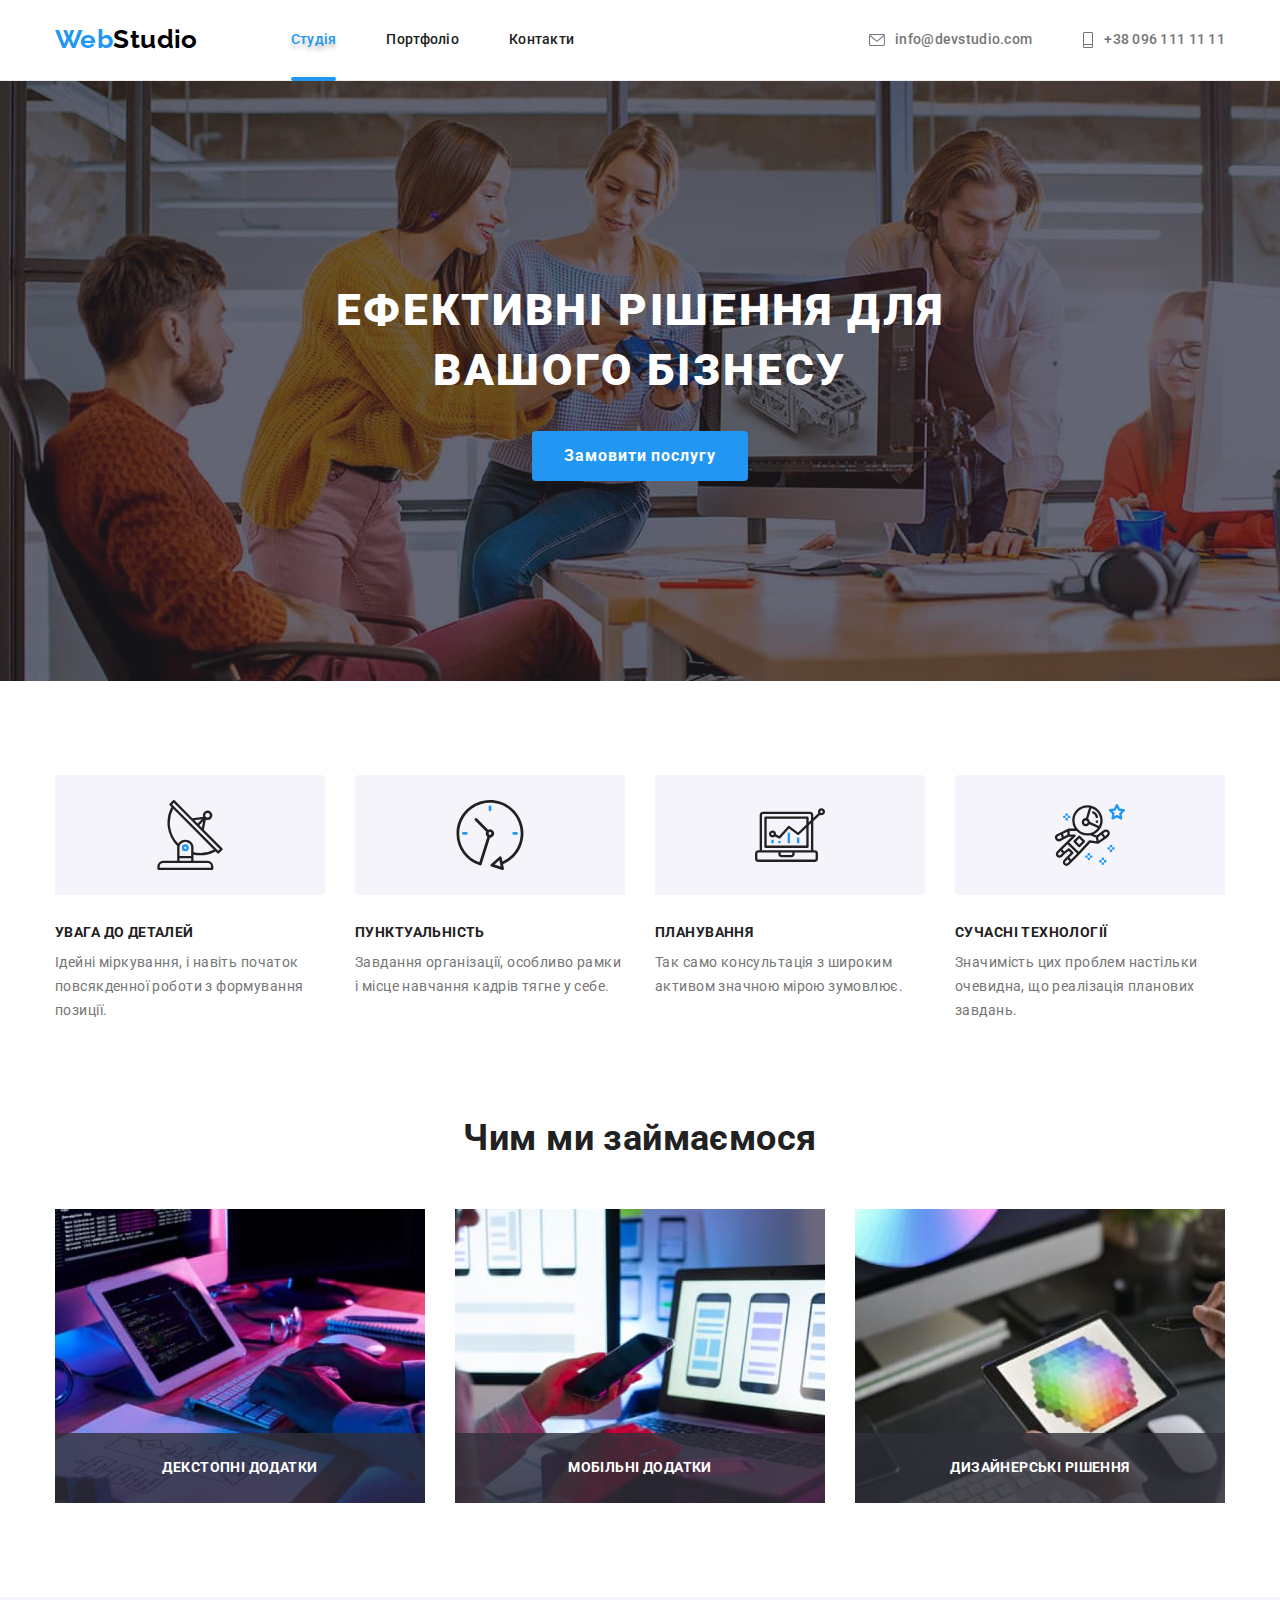
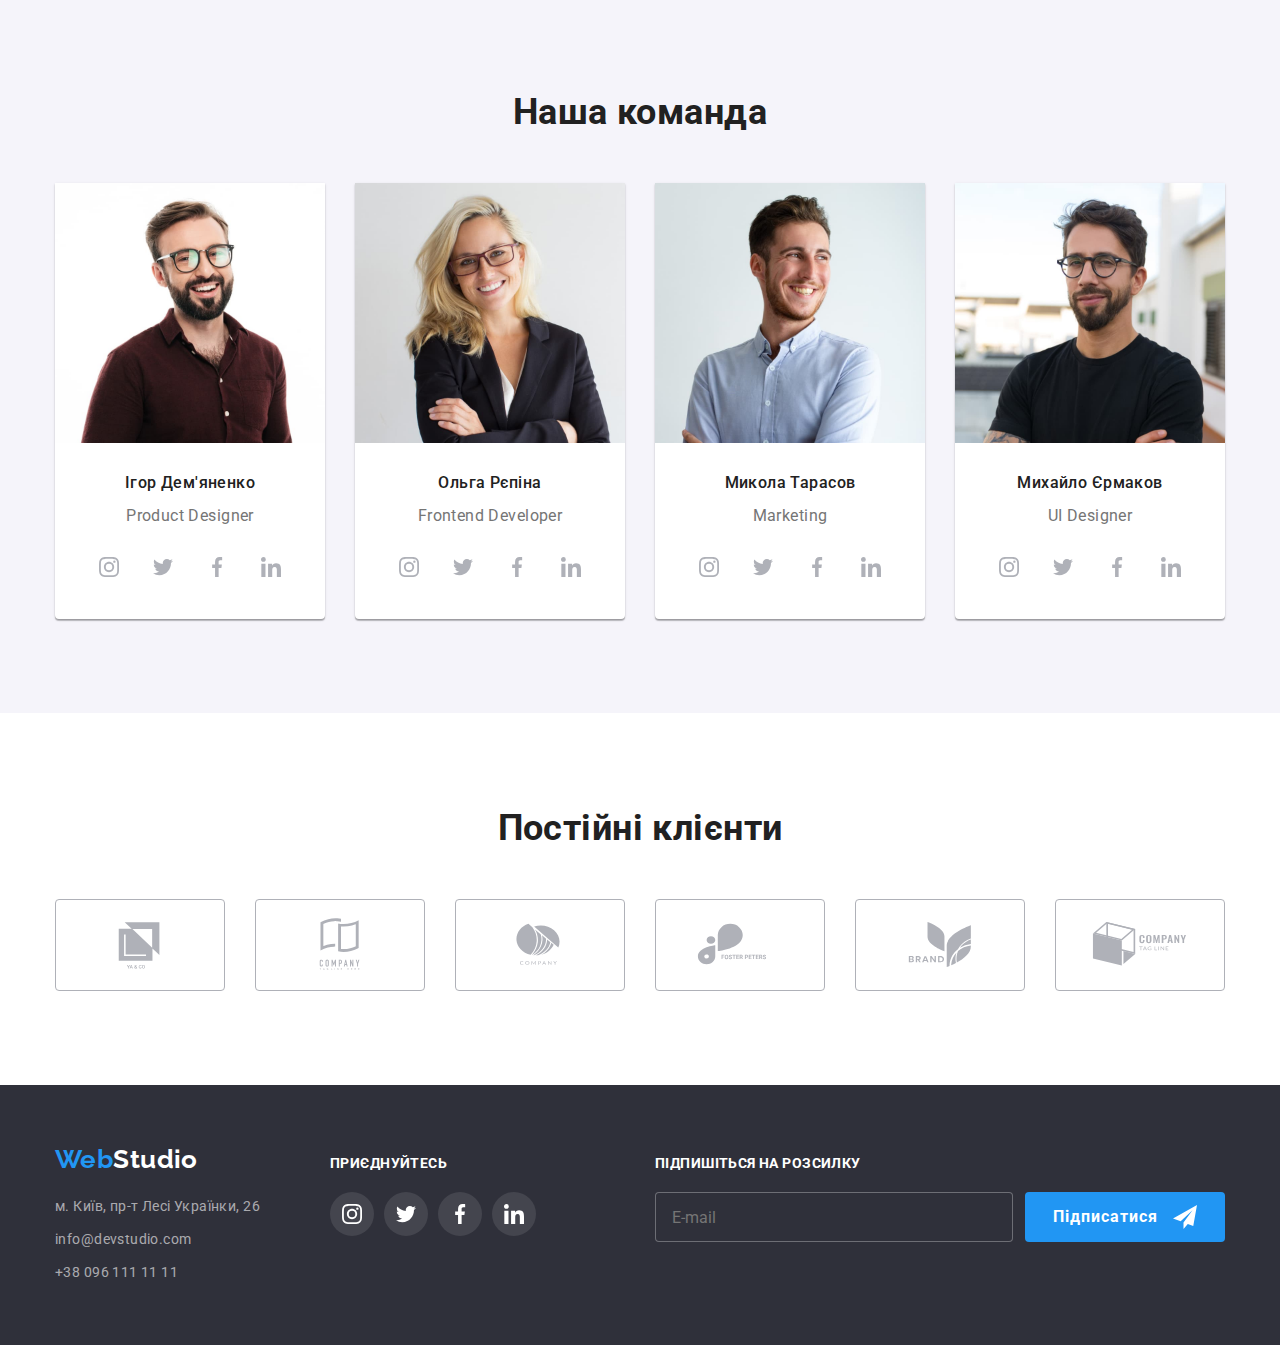
<file: index.html>
<!DOCTYPE html>
<html lang="uk">
<head>
    <meta charset="UTF-8">
    <meta http-equiv="X-UA-Compatible" content="IE=edge">
    <meta name="viewport" content="width=device-width, initial-scale=1.0">
    <title>WebStudio</title>
    <link rel="preconnect" href="https://fonts.googleapis.com">
    <link rel="preconnect" href="https://fonts.gstatic.com" crossorigin>
    <link href="https://fonts.googleapis.com/css2?family=Raleway:wght@700&family=Roboto:wght@400;500;700;900&display=swap" rel="stylesheet">
    <link rel="stylesheet" href="https://cdn.jsdelivr.net/npm/modern-normalize@1.1.0/modern-normalize.min.css">
    <link rel="stylesheet" href="./css/main.min.css">
</head>
<body>
    <header class="page-header">
        <div class="container header">
            <a class="logo link" href="./index.html">Web<span class="logo__header--accent">Studio</span></a>
            <nav class="menu">
                <ul class="list menu__list">
                    <li class="menu__item"><a class="menu__link  link menu__link--current" href="./index.html">Студія</a></li>
                    <li class="menu__item"><a class="menu__link  link" href="./portfolio.html">Портфоліо</a></li>          
                    <li class="menu__item"><a class="menu__link  link" href="">Контакти</a></li>
                </ul>
            </nav>
            <ul class="list contact">
                <li class="contact__list"><a class="link contact__link" href="mailto:info@devstudio.com">
                    <svg class="contact__icon" aria-label="конверт" width="16" height="12">
                        <use href="./images/icon.svg#icon-envelope" ></use>
                    </svg>
                    info@devstudio.com</a>
                </li>
                <li class="contact__list"><a class="link contact__link" href="tel:+380961111111">
                    <svg class="contact__icon" aria-label="телефон" width="12" height="16">
                        <use href="./images/icon.svg#icon-phone1" ></use>
                    </svg>
                    +38 096 111 11 11</a>
                </li>
            </ul>
        </div>
    
    </header>

    <main>

        <section class="hero">
            <div class="container">
                <h1 class="hero__tittle">Ефективні рішення для вашого бізнесу</h1>
                <button class="hero__modal-btn" type="button" data-modal-open>Замовити послугу</button>
            </div>
        </section>
        <section class="features section">
            <div class="container">
                <h2 class="visually-hidden">Наші особливості</h2>
                <ul class="list features__list">
                    <li class="features__item">
                        <div class="feachers__image">
                        <svg aria-label="антена" class="feachers__icon" width="270" hight="120">
                            <use href="./images/icon.svg#icon-antenna"></use>
                        </svg>
                        </div>
                        <h3 class="features__tittle">Увага до деталей</h3>
                        <p class="features__subtittle">Ідейні міркування, i навіть початок повсякденної роботи з формування позиції.</p>
                    </li>
                    <li class="features__item">
                        <div class="feachers__image">
                        <svg aria-label="годинник" class="feachers__icon" width="270" hight="120">
                            <use href="./images/icon.svg#icon-clock"></use>
                        </svg>
                        </div>
                        <h3 class="features__tittle">Пунктуальність</h3>
                        <p class="features__subtittle">Завдання організації, особливо рамки i місце навчання кадрів тягне у себе.</p>
                    </li>
                    <li class="features__item">
                        <div class="feachers__image">
                            <svg aria-label="компютер" class="feachers__icon" width="270" hight="120">
                                <use href="./images/icon.svg#icon-diagram"></use>
                            </svg>
                            </div>
                        <h3 class="features__tittle">Планування</h3>
                        <p class="features__subtittle">Так само консультація з широким активом значною мірою зумовлює.</p>
                    </li>
                    <li class="features__item">
                        <div class="feachers__image">
                            <svg aria-label="астронавт" class="feachers__icon" width="270" hight="120">
                                <use href="./images/icon.svg#icon-astronaut"></use>
                            </svg>
                            </div>
                        <h3 class="features__tittle">Сучасні технології</h3>
                        <p class="features__subtittle">Значимість цих проблем настільки очевидна, що реалізація планових завдань.</p>
                    </li>
            
                </ul>
             </div>
        </section>
        <section class="business section">
            <div class="container">
                <h2 class="main-title">Чим ми займаємося</h2>
                <ul class="list business__list">
                    <li class="business__item"><img src="./images/img1.jpg" alt="write program" width="370" height="294">
                        <p class="business__subtittle">Декстопні додатки</p>
                    </li>
                    <li class="business__item"><img src="./images/img2.jpg" alt="write mobil program" width="370" height="294">
                        <p class="business__subtittle">Мобільні додатки</p>
                    </li>
                    <li class="business__item"><img src="./images/img3.jpg" alt="tape pictures" width="370" height="294">
                        <p class="business__subtittle">Дизайнерські рішення</p>
                    </li>
                </ul>
             </div>
        </section>
        <section class="team section">
            <div class="container">
                <h2 class="main-title">Наша команда</h2>
                <ul class="list team__list">
                    <li class="team__item">
                        <img src="./images/foto1.jpg" alt="Product Designer" width="270" height="260">
                        <div class="team__card">
                            <h3 class="team__name">Ігор Дем'яненко</h3>
                            <p class="team__proffession">Product Designer</p>
                            <ul class="social-list">
                                <li class="social-list__item list">
                                    <a href="" class="social-list__link">
                                        <svg aria-label="iконка інстаграм" class="social-list__icon" width="20" height="20">
                                            <use href="./images/icon.svg#icon-instagram"></use>
                                        </svg>
                                    </a>
                                </li>
                                <li class="social-list__item list">
                                    <a href="" class="social-list__link">
                                        <svg aria-label="iконка твіттер" class="social-list__icon" width="20" height="20">
                                            <use href="./images/icon.svg#icon-twitter"></use>
                                        </svg>
                                    </a>
                                </li>
                                <li class="social-list__item list">
                                    <a href="" class="social-list__link">
                                        <svg aria-label="iконка фейсбук" class="social-list__icon" width="20" height="20">
                                            <use href="./images/icon.svg#icon-facebook"></use>
                                        </svg>
                                    </a>
                                </li>
                                <li class="social-list__item list">
                                    <a href="" class="social-list__link">
                                        <svg aria-label="iконка лінкедін" class="social-list__icon" width="20" height="20">
                                            <use href="./images/icon.svg#icon-linkedin"></use>
                                        </svg>
                                    </a>
                                </li>
                            </ul>
                        </div>
                    </li>
                    <li class="team__item">
                        <img src="./images/foto2.jpg" alt="Frontend Developer" width="270" height="260">
                        <div class="team__card">
                            <h3 class="team__name">Ольга Рєпіна</h3>
                            <p class="team__proffession">Frontend Developer</p>
                            <ul class="social-list">
                                <li class="social-list__item list">
                                    <a href="" class="social-list__link">
                                        <svg aria-label="iконка інстаграм" class="social-list__icon" width="20" height="20">
                                            <use href="./images/icon.svg#icon-instagram"></use>
                                        </svg>
                                    </a>
                                   
                                </li>
                                <li class="social-list__item list">
                                    <a href="" class="social-list__link">
                                        <svg aria-label="iконка твіттер" class="social-list__icon" width="20" height="20">
                                            <use href="./images/icon.svg#icon-twitter"></use>
                                        </svg>
                                    </a>
                                    
                                </li>
                                <li class="social-list__item list">
                                    <a href="" class="social-list__link">
                                        <svg aria-label="iконка фейсбук" class="social-list__icon" width="20" height="20">
                                            <use href="./images/icon.svg#icon-facebook"></use>
                                        </svg>
                                    </a>
                                </li>
                                <li class="social-list__item list">
                                    <a href="" class="social-list__link">
                                        <svg aria-label="iконка лінкедін" class="social-list__icon" width="20" height="20">
                                            <use href="./images/icon.svg#icon-linkedin"></use>
                                        </svg>
                                    </a>
                                </li>
                            </ul>
                        </div>
                    </li>
                    <li class="team__item">
                        <img src="./images/foto3.jpg" alt="Marketing" width="270" height="260">
                        <div class="team__card">
                            <h3 class="team__name">Микола Тарасов</h3>
                            <p class="team__proffession">Marketing</p>
                            <ul class="social-list">
                                <li class="social-list__item list">
                                    <a href="" class="social-list__link">
                                        <svg aria-label="iконка інстаграм" class="social-list__icon" width="20" height="20">
                                            <use href="./images/icon.svg#icon-instagram"></use>
                                        </svg>
                                    </a>
                                </li>
                                <li class="social-list__item list">
                                    <a href="" class="social-list__link">
                                        <svg aria-label="iконка твіттер" class="social-list__icon" width="20" height="20">
                                            <use href="./images/icon.svg#icon-twitter"></use>
                                        </svg>
                                    </a>
                                </li>
                                <li class="social-list__item list">
                                    <a href="" class="social-list__link">
                                        <svg aria-label="iконка фейсбук" class="social-list__icon" width="20" height="20">
                                            <use href="./images/icon.svg#icon-facebook"></use>
                                        </svg>
                                    </a>
                                </li>
                                <li class="social-list__item list">
                                    <a href="" class="social-list__link">
                                        <svg aria-label="iконка лінкедін" class="social-list__icon" width="20" height="20">
                                            <use href="./images/icon.svg#icon-linkedin"></use>
                                        </svg>
                                    </a>
                                </li>
                            </ul>
                        </div>
                    </li>
                    <li class="team__item">
                        <img src="./images/foto4.jpg" alt="UI Designer" width="270" height="260">
                        <div class="team__card">
                            <h3 class="team__name">Михайло Єрмаков</h3>
                            <p class="team__proffession">UI Designer</p>
                            <ul class="social-list">
                                <li class="social-list__item list">
                                    <a href="" class="social-list__link">
                                        <svg aria-label="iконка інстаграм" class="social-list__icon" width="20" height="20">
                                            <use href="./images/icon.svg#icon-instagram"></use>
                                        </svg>
                                    </a>
                                </li>
                                <li class="social-list__item list">
                                    <a href="" class="social-list__link">
                                        <svg aria-label="iконка твіттер" class="social-list__icon" width="20" height="20">
                                            <use href="./images/icon.svg#icon-twitter"></use>
                                        </svg>
                                    </a>
                                </li>
                                <li class="social-list__item list">
                                    <a href="" class="social-list__link">
                                        <svg aria-label="iконка фейсбук" class="social-list__icon" width="20" height="20">
                                            <use href="./images/icon.svg#icon-facebook"></use>
                                        </svg>
                                    </a>
                                </li>
                                <li class="social-list__item list">
                                    <a href="" class="social-list__link">
                                        <svg aria-label="iконка лінкедін" class="social-list__icon" width="20" height="20">
                                            <use href="./images/icon.svg#icon-linkedin"></use>
                                        </svg>
                                    </a>
                                </li>
                            </ul>
                        </div>
                    </li>
                </ul>
            </div>

        </section>
        <section class="clients">
            <div class="container">
                <h2 class="main-title">Постійні клієнти</h2>
                <ul class="clients__list">
                    <li class="clients__items list">
                        <a href="" class="clients__link">
                            <svg aria-label="iконка компанії" class="clients__icon" width="106" height="60">
                                <use href="./images/icon.svg#icon-Logo1"></use>
                            </svg>
                        </a>
                    </li>
                    <li class="clients__items list">
                        <a href="" class="clients__link">
                            <svg aria-label="iконка компанії" class="clients__icon" width="106" height="60">
                                <use href="./images/icon.svg#icon-Logo2"></use>
                            </svg>
                        </a>
                    </li>
                    <li class="clients__items list">
                        <a href="" class="clients__link">
                            <svg aria-label="iконка компанії" class="clients__icon" width="106" height="60">
                                <use href="./images/icon.svg#icon-Logo3"></use>
                            </svg>
                        </a>
                    </li>
                    <li class="clients__items list">
                        <a href="" class="clients__link">
                            <svg aria-label="iконка компанії" class="clients__icon" width="106" height="60">
                                <use href="./images/icon.svg#icon-Logo4"></use>
                            </svg>
                        </a>
                    </li>
                    <li class="clients__items list">
                        <a href="" class="clients__link">
                            <svg aria-label="iконка компанії" class="clients__icon" width="106" height="60">
                                <use href="./images/icon.svg#icon-Logo5"></use>
                            </svg>
                        </a>
                    </li>
                    <li class="clients__items list">
                        <a href="" class="clients__link">
                            <svg aria-label="iконка компанії" class="clients__icon" width="106" height="60">
                                <use href="./images/icon.svg#icon-Logo6"></use>
                            </svg>
                        </a>
                    </li>
                </ul>
             </div>
        </section>

    </main>
    <footer class="footer">
        <div class="container footer__section">
            <div>
                <a class="logo link" href="./index.html">Web<span class="logo__footer--accent">Studio</span></a> 
                <address>
                    <ul class="list footer-contacts">
                        <li class="footer-contacts__item">
                            <a class="link footer-contact__link adress footer-contacts__adress" href="https://goo.gl/maps/4YE3UZRUdWoqffig9" target="_blank" rel="noopener noreferrer nofollow">м. Київ, пр-т Лесі Українки, 26</a> 
                        </li>
                        <li class="footer-contacts__item">
                            <a class="link footer-contact__link" href="mailto:info@devstudio.com">info@devstudio.com</a>
                        </li>
                        <li class="footer-contacts__item">
                            <a class="link footer-contact__link" href="tel:+380961111111">+38 096 111 11 11</a>
                        </li>
            
                    </ul>    
                </address>
            </div>
            <div class="footer__social-list">
                <h2 class="footer__tittle">приєднуйтесь</h2>
                <ul class="footer-social-list">
                    <li class="footer-social-list__item list">
                        <a href="" class="footer-social-list__link">
                            <svg aria-label="iконка інстаграм" class="footer-social-list__icon" width="20" height="20">
                                <use href="./images/icon.svg#icon-instagram"></use>
                            </svg>
                        </a>
                    </li>
                    <li class="footer-social-list__item list">
                        <a href="" class="footer-social-list__link">
                            <svg aria-label="iконка твіттер" class="footer-social-list__icon" width="20" height="20">
                                <use href="./images/icon.svg#icon-twitter"></use>
                            </svg>
                        </a>
                    </li>
                    <li class="footer-social-list__item list">
                        <a href="" class="footer-social-list__link">
                            <svg aria-label="iконка фейсбук" class="footer-social-list__icon" width="20" height="20">
                                <use href="./images/icon.svg#icon-facebook"></use>
                            </svg>
                        </a>
                    </li>
                    <li class="footer-social-list__item list">
                        <a href="" class="footer-social-list__link">
                            <svg aria-label="iконка лінкедін" class="footer-social-list__icon" width="20" height="20">
                                <use href="./images/icon.svg#icon-linkedin"></use>
                            </svg>
                        </a>
                    </li>
                </ul>
            </div>
            <div class="footer__form">
                <p class="footer__tittle">Підпишіться на розсилку</p> 
                <form class="footer-form" name="signup-form">
                    <label><input type="email" name="email" class="footer-form__input" placeholder="E-mail" required></label>
                   
                        <button type="submit" class="footer-form__button">Підписатися
                            <svg aria-label="іконка літака" class="footer-form__icon" width="24" height="24">
                            <use href="./images/icon.svg#icon-icon-send"></use>
                        </svg>
                    </button>
                    
                </form>  
            </div>
        </div>
        
    </footer>
    <div class="backdrop is-hidden" data-modal>
        <div class="modal">
          <button type="button" class="modal__close-btn" data-modal-close>
            <svg class="modal-close__icon" width="18" height="18">
              <use href="./images/icon.svg#icon-close"></use>
            </svg>
          </button>
            <form name="signup-form" class="modal-form">
                <b class="modal-form__title">Залиште свої дані, ми вам передзвонимо</b>
                <label class="modal-form__label">
                    <span class="modal-form__subtitle">Ім'я</span>
                    <span class="modal-form__field">
                        <input type="text" name="name" class="modal-form__input" required pattern="[a-zA-Zа-яА-ЯіІїЇ]+">
                        <svg width="18" height="18" class="modal-form__icon">
                            <use href="./images/icon.svg#icon-person-black"></use>
                        </svg>
                    </span>
                </label>
                <label class="modal-form__label">
                    <span class="modal-form__subtitle">Телефон</span> 
                    <span class="modal-form__field">
                        <input type="tel" name="tel" class="modal-form__input" required pattern="[0-9]{3}-[0-9]{3}-[0-9]{2}-[0-9]{2}" title="xxx-xxx-xx-xx">
                        <svg width="18" height="18"class="modal-form__icon">
                            <use href="./images/icon.svg#icon-phone-black"></use>
                        </svg>
                    </span>
                </label>
                <label class="modal-form__label">
                    <span class="modal-form__subtitle">Пошта</span>
                    <span class="modal-form__field">
                        <input type="email" name="email" class="modal-form__input" required>
                        <svg width="18" height="18"class="modal-form__icon">
                            <use href="./images/icon.svg#icon-email-black"></use>
                        </svg>
                    </span>
                </label>
                
                <label class="modal-form__textarea">
                    <span class="modal-form__subtitle">Коментар</span>
                    <textarea name="feedback" placeholder="Введіть текст" required class="modal-form__comment"></textarea>
                </label>
                <label class="checkbox">
                    <input type="checkbox" name="user-policy" class="checkbox__input visually-hidden">
                    <svg class="checkbox__field" width="16" height="15">
                        <use href="./images/icon.svg#icon-check" class="checkbox__icon"></use>
                    </svg>Погоджуюся з розсилкою та приймаю&nbsp;<a href="" class="checkbox__field--accent">Умови договору</a>
                </label>
                <button type="submit" class="modal-form__submit">Відправити</button>
            

            </form>
        </div>
      </div>
   <script src="./js/modal.js"></script>
</body>
</html>
</file>
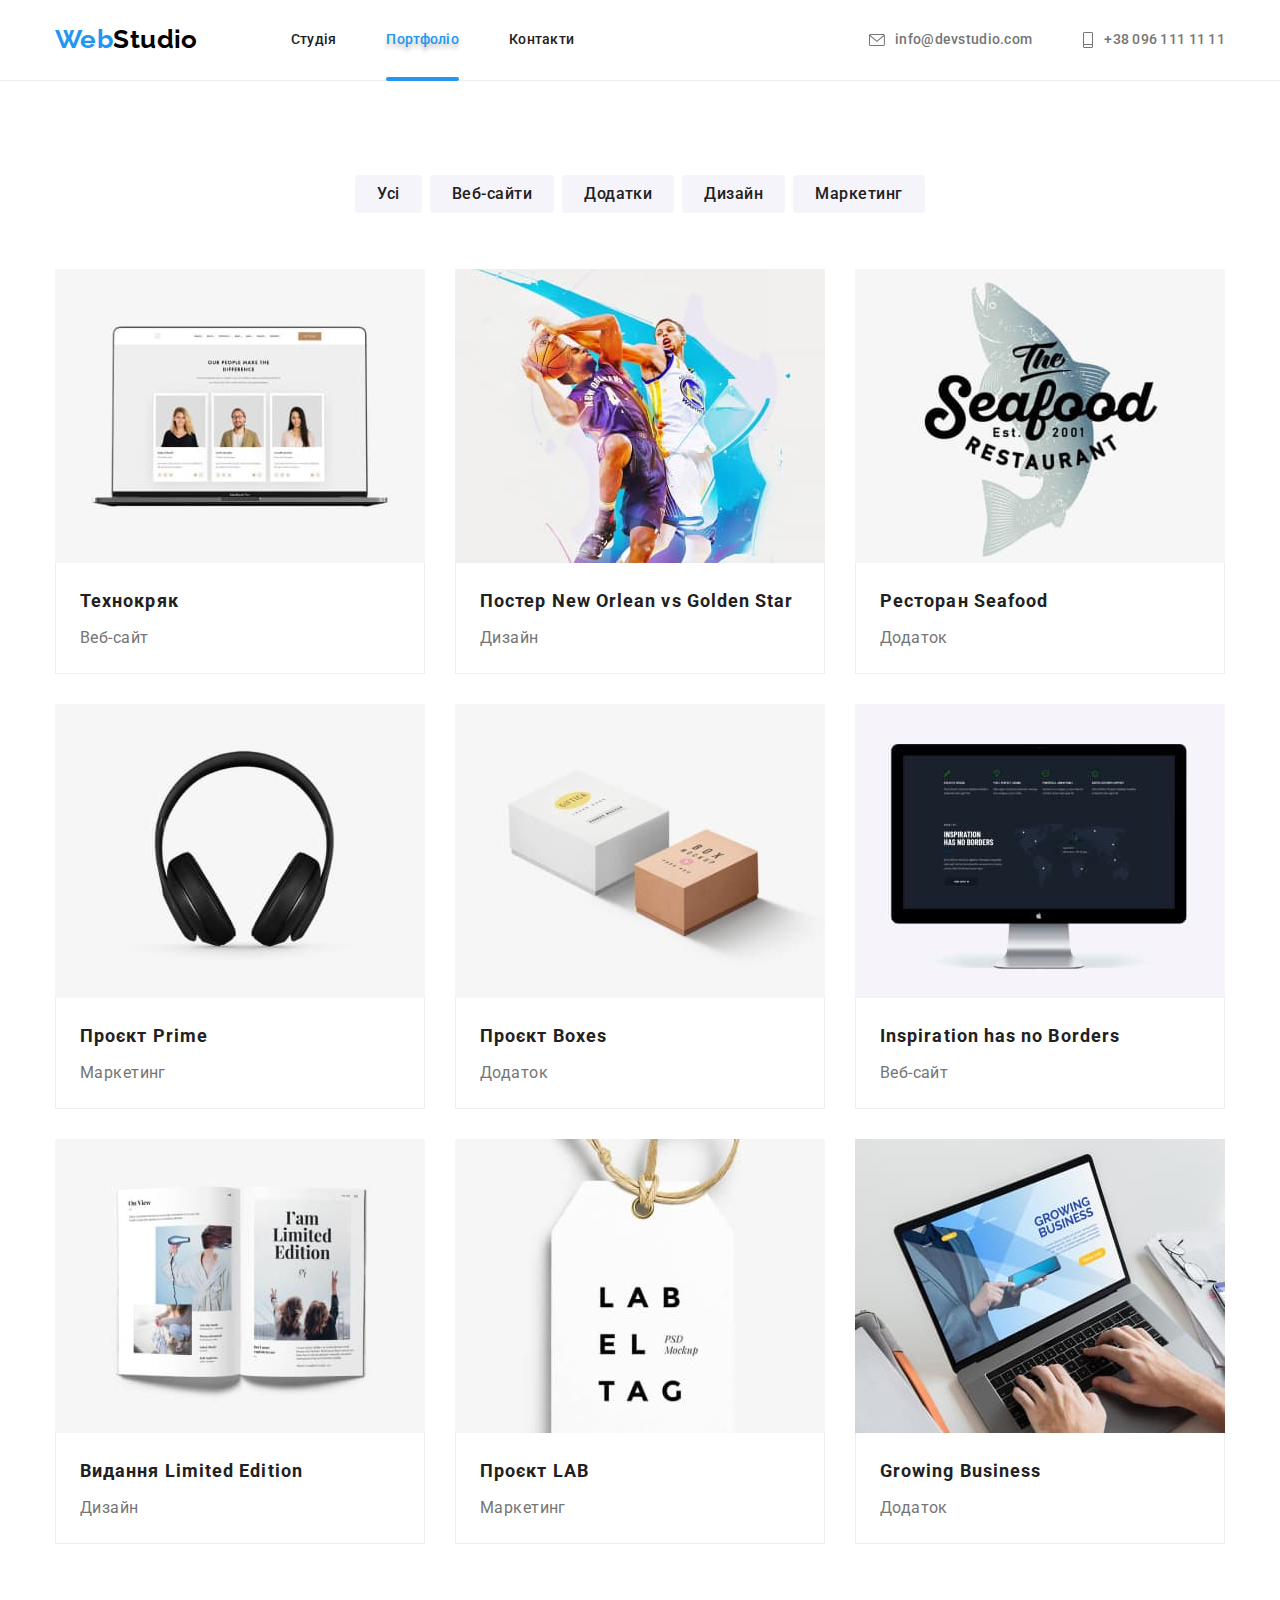
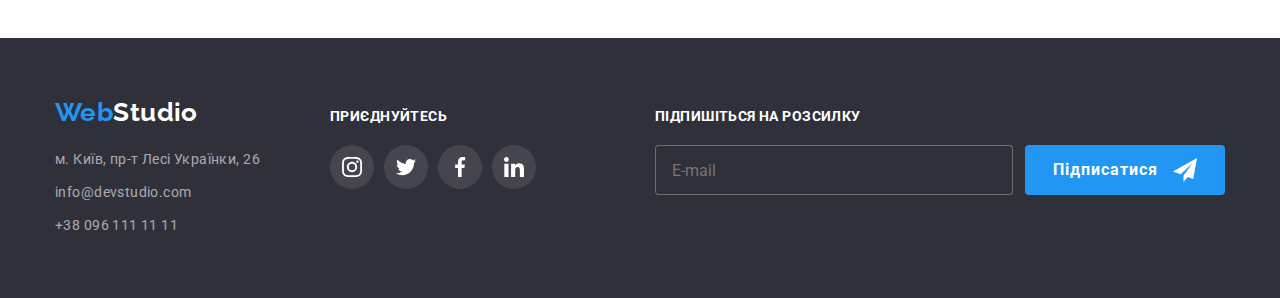
<file: portfolio.html>
<!DOCTYPE html>
<html lang="uk">
<head>
    <meta charset="UTF-8">
    <meta http-equiv="X-UA-Compatible" content="IE=edge">
    <meta name="viewport" content="width=device-width, initial-scale=1.0">
    <title>Portfolio</title>
    <link rel="preconnect" href="https://fonts.googleapis.com">
    <link rel="preconnect" href="https://fonts.gstatic.com" crossorigin>
    <link href="https://fonts.googleapis.com/css2?family=Raleway:wght@700&family=Roboto:wght@400;500;700;900&display=swap" rel="stylesheet">
    <link rel="stylesheet" href="https://cdn.jsdelivr.net/npm/modern-normalize@1.1.0/modern-normalize.min.css">
    <link rel="stylesheet" href="./css/main.min.css">
</head>
<body>
    <header class="page-header">
        <div class="container header">
            <a class="logo link" href="./index.html">Web<span class="logo__header--accent">Studio</span></a>
            <nav class="menu">
                <ul class="list menu__list">
                    <li class="menu__item"><a class="menu__link link" href="./index.html">Студія</a></li>
                    <li class="menu__item"><a class="menu__link link menu__link--current" href="./portfolio.html">Портфоліо</a></li>          
                    <li class="menu__item"><a class="menu__link link" href="">Контакти</a></li>
                </ul>
            </nav>
            <ul class="list contact">
                <li class="contact__list"><a class="link contact__link" href="mailto:info@devstudio.com">
                    <svg class="contact__icon" aria-label="конверт" width="16" height="12">
                        <use href="./images/icon.svg#icon-envelope" ></use>
                    </svg>
                    info@devstudio.com</a>
                </li>
                <li class="contact__list"><a class="link contact__link" href="tel:+380961111111">
                    <svg class="contact__icon" aria-label="телефон" width="12" height="16">
                        <use href="./images/icon.svg#icon-phone1" ></use>
                    </svg>
                    +38 096 111 11 11</a>
                </li>
            </ul>
        </div>
    
    </header>
    <main>
        <section class="section">
            <div class="container">
                <h1 class="visually-hidden">Наші проєкти</h1>
                <ul class="list project-container">
                    <li>
                        <button class="project-container__button" type="button">Усі</button>
                    </li>
                    <li>
                        <button class="project-container__button" type="button">Веб-сайти</button>
                    </li>
                    <li>
                        <button class="project-container__button" type="button">Додатки</button>
                    </li>
                    <li>
                        <button class="project-container__button" type="button">Дизайн</button>
                    </li>
                    <li>
                        <button class="project-container__button" type="button">Маркетинг</button>  
                    </li>
                </ul>

                <ul class="list project-cards">
                    <li class="project-cards__item">
                        <a class="link project-cards__link" href="" target="_blank"> 
                            <div class="project-cards__thumb">
                                <img src="./images/imgp1.jpg" alt="Веб-сайт" width="370" height="294">
                                <p class="project-cards__overlay">Ресурс пропонує комплексні пропозиції з різним рівнем функціоналу та сервісів. Все це дозволить відвідувачу отримати вичерпні відомості про компанію чи приватну особу.</p>
                            </div>
                            <div class="project-cards__border">
                                <h2 class="project-cards__title">Технокряк</h2>
                                <p class="project-cards__subtitle">Веб-сайт</p>
                            </div>
                        </a>
                    </li>
                    <li class="project-cards__item">
                        <a class="link project-cards__link" href="" target="_blank"> 
                            <div class="project-cards__thumb">
                                <img src="./images/imgp2.jpg" alt="Дизайн" width="370" height="294" >
                                <p class="project-cards__overlay">Ресурс пропонує комплексні пропозиції з різним рівнем функціоналу та сервісів. Все це дозволить відвідувачу отримати вичерпні відомості про компанію чи приватну особу.</p>
                            </div>
                            <div class="project-cards__border">
                                <h2 class="project-cards__title">Постер New Orlean vs Golden Star</h2>
                                <p class="project-cards__subtitle">Дизайн</p>
                            </div>
                        </a>
                    </li>
                    <li class="project-cards__item">  
                        <a class="link project-cards__link" href="" target="_blank"> 
                            <div class="project-cards__thumb">
                                <img src="./images/imgp3.jpg" alt="Додаток" width="370" height="294" >
                                <p class="project-cards__overlay">Ресурс пропонує комплексні пропозиції з різним рівнем функціоналу та сервісів. Все це дозволить відвідувачу отримати вичерпні відомості про компанію чи приватну особу.</p>
                            </div>
                            <div class="project-cards__border">
                                <h2 class="project-cards__title">Ресторан Seafood</h2>
                                <p class="project-cards__subtitle">Додаток</p>
                            </div>
                        </a>
                    </li>
                    <li class="project-cards__item">
                        <a class="link project-cards__link" href="" target="_blank"> 
                            <div class="project-cards__thumb">
                                <img src="./images/imgp4.jpg" alt="Маркетинг" width="370" height="294">
                                <p class="project-cards__overlay">Ресурс пропонує комплексні пропозиції з різним рівнем функціоналу та сервісів. Все це дозволить відвідувачу отримати вичерпні відомості про компанію чи приватну особу.</p>
                            </div>
                            <div class="project-cards__border">
                                <h2 class="project-cards__title">Проєкт Prime</h2>
                                <p class="project-cards__subtitle">Маркетинг</p>
                            </div>
                        </a>
                    </li>
                    <li class="project-cards__item">
                        <a class="link project-cards__link" href="" target="_blank">
                            <div class="project-cards__thumb">
                                <img src="./images/imgp5.jpg" alt="Додаток" width="370" height="294">
                                <p class="project-cards__overlay">Ресурс пропонує комплексні пропозиції з різним рівнем функціоналу та сервісів. Все це дозволить відвідувачу отримати вичерпні відомості про компанію чи приватну особу.</p>
                            </div>
                            <div class="project-cards__border">
                                <h2 class="project-cards__title">Проєкт Boxes</h2>
                                <p class="project-cards__subtitle">Додаток</p>
                            </div>
                        </a>
                    </li>
                    <li class="project-cards__item"> 
                        <a class="link project-cards__link" href="" target="_blank"> 
                            <div class="project-cards__thumb">
                                <img src="./images/imgp6.jpg" alt="Веб-сайт" width="370" height="294">
                                <p class="project-cards__overlay">Ресурс пропонує комплексні пропозиції з різним рівнем функціоналу та сервісів. Все це дозволить відвідувачу отримати вичерпні відомості про компанію чи приватну особу.</p>
                            </div>
                            <div class="project-cards__border">
                                <h2 class="project-cards__title">Inspiration has no Borders</h2>
                                <p class="project-cards__subtitle">Веб-сайт</p>
                            </div>
                        </a>
                    </li>
                    <li class="project-cards__item">
                        <a class="link project-cards__link" href="" target="_blank">
                            <div class="project-cards__thumb">
                                <img src="./images/imgp7.jpg" alt="Дизайн" width="370" height="294">
                                <p class="project-cards__overlay">Ресурс пропонує комплексні пропозиції з різним рівнем функціоналу та сервісів. Все це дозволить відвідувачу отримати вичерпні відомості про компанію чи приватну особу.</p>
                            </div>
                            <div class="project-cards__border">
                                <h2 class="project-cards__title">Видання Limited Edition</h2>
                                <p class="project-cards__subtitle">Дизайн</p>
                            </div>
                        </a> 
                    </li>
                    <li class="project-cards__item">
                        <a class="link project-cards__link" href="" target="_blank">
                            <div class="project-cards__thumb">
                                <img src="./images/imgp8.jpg" alt="Маркетинг" width="370" height="294">
                                <p class="project-cards__overlay">Ресурс пропонує комплексні пропозиції з різним рівнем функціоналу та сервісів. Все це дозволить відвідувачу отримати вичерпні відомості про компанію чи приватну особу.</p>
                            </div>
                            <div class="project-cards__border">
                                <h2 class="project-cards__title">Проєкт LAB</h2>
                                <p class="project-cards__subtitle">Маркетинг</p>
                            </div>
                        </a>
                    </li>
                    <li class="project-cards__item">
                        <a class="link project-cards__link" href="" target="_blank"> 
                            <div class="project-cards__thumb">
                                <img src="./images/imgp9.jpg" alt="Додаток" width="370" height="294">
                                <p class="project-cards__overlay">Ресурс пропонує комплексні пропозиції з різним рівнем функціоналу та сервісів. Все це дозволить відвідувачу отримати вичерпні відомості про компанію чи приватну особу.</p>
                            </div>
                            <div class="project-cards__border">
                                <h2 class="project-cards__title">Growing Business</h2>
                                <p class="project-cards__subtitle">Додаток</p>
                            </div>
                        </a>
                    </li>
                </ul>
            </div>
        </section>
    </main>
    <footer class="footer">
        <div class="container footer__section">
            <div>
                <a class="logo link" href="./index.html">Web<span class="logo__footer--accent">Studio</span></a> 
                <address>
                    <ul class="list footer-contacts">
                        <li class="footer-contacts__item">
                            <a class="link footer-contact__link adress footer-contacts__adress" href="https://goo.gl/maps/4YE3UZRUdWoqffig9" target="_blank" rel="noopener noreferrer nofollow">м. Київ, пр-т Лесі Українки, 26</a> 
                        </li>
                        <li class="footer-contacts__item">
                            <a class="link footer-contact__link" href="mailto:info@devstudio.com">info@devstudio.com</a>
                        </li>
                        <li class="footer-contacts__item">
                            <a class="link footer-contact__link" href="tel:+380961111111">+38 096 111 11 11</a>
                        </li>
            
                    </ul>    
                </address>
            </div>
            <div class="footer__social-list">
                <h2 class="footer__tittle">ПРИЄДНУЙТЕСЬ</h2>
                <ul class="footer-social-list">
                    <li class="footer-social-list__item list">
                        <a href="" class="footer-social-list__link">
                            <svg aria-label="iконка інстаграм" class="footer-social-list__icon" width="20" height="20">
                                <use href="./images/icon.svg#icon-instagram"></use>
                            </svg>
                        </a>
                    </li>
                    <li class="footer-social-list__item list">
                        <a href="" class="footer-social-list__link">
                            <svg aria-label="iконка твіттер" class="footer-social-list__icon" width="20" height="20">
                                <use href="./images/icon.svg#icon-twitter"></use>
                            </svg>
                        </a>
                    </li>
                    <li class="footer-social-list__item list">
                        <a href="" class="footer-social-list__link">
                            <svg aria-label="iконка фейсбук" class="footer-social-list__icon" width="20" height="20">
                                <use href="./images/icon.svg#icon-facebook"></use>
                            </svg>
                        </a>
                    </li>
                    <li class="footer-social-list__item list">
                        <a href="" class="footer-social-list__link">
                            <svg aria-label="iконка лінкедін" class="footer-social-list__icon" width="20" height="20">
                                <use href="./images/icon.svg#icon-linkedin"></use>
                            </svg>
                        </a>
                    </li>
                </ul>
            </div>
            <div class="footer__form">
                <p class="footer__tittle">Підпишіться на розсилку</p> 
                <form class="footer-form" name="signup-form">
                    <label><input type="email" name="email" class="footer-form__input" placeholder="E-mail" required></label>
                   
                        <button type="submit" class="footer-form__button">Підписатися
                            <svg aria-label="іконка літака" class="footer-form__icon" width="24" height="24">
                            <use href="./images/icon.svg#icon-icon-send"></use>
                        </svg>
                    </button>
                    
                </form>  
            </div>
        </div>


    </footer>


    
</body>
</html>
</file>
<file: css/main.min.css>
:root{--primery-text-color: #212121;--secondery-text-color: #757575;--accent-color: #2196F3;--background-footer-color: #2F303A;--background-team-color: #F5F4FA;--main-letter-color: #FFFFFF;--logo-color: #000000;--letter-color: rgba(255, 255, 255, 0.6);--background-btn-color: #188CE8;--primary-font: "Roboto", sans-serif;--secondary-font:"Raleway", sans-serif;--icon-color: #AFB1B8}.visually-hidden{position:absolute;white-space:nowrap;width:1px;height:1px;overflow:hidden;border:0;padding:0;clip:rect(0 0 0 0);clip-path:inset(50%);margin:-1px}.footer-social-list__link,.clients__link,.clients__list,.social-list__link,.business__subtittle,.feachers__image,.contact__link,.modal__close-btn{display:flex;align-items:center;justify-content:center}body{color:var(--primery-text-color);background-color:var(--main-letter-color);font-family:var(--primary-font);font-size:14px;letter-spacing:.03em}h1,h2,h3,p{margin-top:0;margin-bottom:0}ul,ol{margin-top:0;margin-bottom:0;padding-left:0;padding-inline-start:0}.list{list-style:none}.link{text-decoration:none}img{display:block;max-width:100%;height:auto}address{font-style:normal;margin-top:20px}button{cursor:pointer;display:block;margin:0 auto;border:none;border-radius:4px}section{padding-top:94px;padding-bottom:94px}.business{padding-top:0}.container{width:1200px;margin-left:auto;margin-right:auto;padding-left:15px;padding-right:15px}.logo{color:var(--accent-color);font-family:var(--secondary-font);font-weight:700;font-size:26px;line-height:1.14}.logo__header--accent{color:var(--logo-color)}.logo__footer--accent{color:var(--main-letter-color)}.main-title{text-align:center;margin-bottom:50px;font-weight:700;font-size:36px;line-height:1.17}.backdrop{position:fixed;top:0;left:0;width:100%;height:100%;z-index:100;background-color:rgba(0,0,0,.2);transition:opacity 250ms cubic-bezier(0.4, 0, 0.2, 1),visibility 250ms cubic-bezier(0.4, 0, 0.2, 1)}.is-hidden{opacity:0;visibility:hidden;pointer-events:none}.modal{position:absolute;top:50%;left:50%;transform:translate(-50%, -50%);width:528px;height:578px;padding:40px;background-color:#fff;border-radius:4px;box-shadow:0px 4px rgba(0,0,0,.25)}.modal__close-btn{position:absolute;top:8px;right:8px;width:30px;height:30px;border-radius:50%;background-color:var(--main-letter-color);border:1px solid rgba(33,33,33,.2);padding:0;transition:fill 250ms cubic-bezier(0.4, 0, 0.2, 1)}.modal__close-btn:focus,.modal__close-btn:hover{fill:var(--accent-color)}.modal-form{display:flex;flex-direction:column}.modal-form__label{margin-bottom:10px}.modal-form__title{font-size:20px;line-height:1.15;font-weight:700;margin-bottom:12px;text-align:center}.modal-form__field{position:relative;display:block}.modal-form__input{width:100%;height:40px;border-radius:4px;border:1px solid rgba(33,33,33,.2);padding-left:42px;transition:border-color 250ms cubic-bezier(0.4, 0, 0.2, 1)}.modal-form__input:focus{border-color:var(--accent-color);outline:none}.modal-form__subtitle{display:block;font-size:12px;line-height:1.16;letter-spacing:.01em;color:var(--secondery-text-color);margin-bottom:4px}.modal-form__icon{position:absolute;top:50%;left:12px;transform:translateY(-50%);transition:fill 250ms cubic-bezier(0.4, 0, 0.2, 1)}.modal-form__input:focus+.modal-form__icon{fill:var(--accent-color)}.modal-form__comment{width:100%;height:120px;resize:none;border-radius:4px;border:1px solid rgba(33,33,33,.2);padding:12px 16px;transition:border-color 250ms cubic-bezier(0.4, 0, 0.2, 1)}.modal-form__comment:focus{outline:none;border-color:var(--accent-color)}.modal-form__comment::placeholder{font-size:12px;line-height:1.16;letter-spacing:.01em;color:rgba(117,117,117,.5)}.modal-form__textarea{margin-bottom:20px}.checkbox__field{border:2px solid var(--primery-text-color);border-radius:2px;cursor:pointer;margin-right:7px}.checkbox__input:checked+.checkbox__field{background-color:var(--accent-color);border:2px solid var(--accent-color)}.checkbox__icon{display:none}.checkbox__input:checked+.checkbox__field .checkbox__icon{display:block}.checkbox{display:flex;align-items:center;margin-bottom:30px;font-weight:400;line-height:1.71;color:var(--secondery-text-color);margin-left:12px}.checkbox__field--accent{color:var(--accent-color)}.modal-form__submit{padding:10px 52px;border-radius:4px;font-family:inherit;font-weight:700;font-size:16px;line-height:1.9;letter-spacing:.06em;color:var(--main-letter-color);background-color:var(--accent-color);transition:background-color 250ms cubic-bezier(0.4, 0, 0.2, 1)}.modal-form__submit:hover,.modal-form__submit:focus{background-color:var(--background-btn-color)}.page-header{border-bottom:1px solid #ececec}.header{display:flex;align-items:center;height:80px}.menu__list{display:flex;gap:50px;margin-left:93px}.contact{display:flex;gap:50px;margin-left:auto}.menu__link{position:relative;font-style:500;font-weight:500;line-height:1.14;letter-spacing:.02em;color:var(--primery-text-color);display:block;padding-top:32px;padding-bottom:32px;transition:color 250ms cubic-bezier(0.4, 0, 0.2, 1)}.menu__link:hover,.menu__link:focus{color:var(--accent-color)}.contact__link{font-weight:500;line-height:1.14;letter-spacing:.02em;color:var(--secondery-text-color);padding:32px 0;transition:color 250ms cubic-bezier(0.4, 0, 0.2, 1);height:inherit;gap:10px;fill:currentColor;transition:fill 250ms cubic-bezier(0.4, 0, 0.2, 1)}.contact__link:hover,.contact__link:focus{color:var(--accent-color)}.menu__link--current{color:var(--accent-color);text-shadow:0px 4px 4px rgba(0,0,0,.25)}.menu__link--current::after{position:absolute;left:0;bottom:-1px;content:"";display:block;width:100%;height:4px;border-radius:2px;background-color:var(--accent-color)}.contact__list{height:80px}.contact__link:hover .contact__icon,.contact__link:focus .contact__icon{fill:var(--accent-color)}.hero{background-color:var(--background-footer-color);text-align:center;height:600px;max-width:1600px;margin:auto;padding:200px 0;background-image:linear-gradient(rgba(47, 48, 58, 0.4), rgba(47, 48, 58, 0.4)),url(../images/main.jpg);background-size:cover;background-repeat:no-repeat}.hero__tittle{width:696px;margin:0 auto;font-weight:900;font-size:44px;line-height:1.36;letter-spacing:.06em;color:var(--main-letter-color);text-transform:uppercase}.hero__modal-btn{margin-top:30px;padding:10px 32px;border-radius:4px;font-family:inherit;font-weight:700;font-size:16px;line-height:1.9;letter-spacing:.06em;color:var(--main-letter-color);background-color:var(--accent-color);transition:background-color 250ms cubic-bezier(0.4, 0, 0.2, 1)}.hero__modal-btn:hover,.hero__modal-btn:focus{background-color:var(--background-btn-color)}.features__item{flex-basis:calc((100% - 90px)/4)}.features__tittle{font-weight:700;font-size:14px;line-height:1.14;text-transform:uppercase;margin-top:30px}.features__subtittle{line-height:1.71;color:var(--secondery-text-color);margin-top:10px;text-align:left}.feachers__icon{height:70px;width:70px}.feachers__image{height:120px;background-color:var(--background-team-color);border-radius:4px}.features__list{display:flex;gap:30px}.business__item{flex-basis:calc((100% - 60px)/3);position:relative}.business__list{display:flex;gap:30px}.business__subtittle{position:absolute;left:0;bottom:0;width:100%;height:70px;font-weight:700;line-height:1.14;text-transform:uppercase;color:var(--main-letter-color);background-color:rgba(47,48,58,.8)}.team{background-color:var(--background-team-color)}.team__item{flex-basis:calc((100% - 90px)/4);background:#fff;box-shadow:0px 1px 3px rgba(0,0,0,.12),0px 1px 1px rgba(0,0,0,.14),0px 2px 1px rgba(0,0,0,.2);border-radius:0px 0px 4px 4px}.team__proffession{line-height:1.71;color:var(--secondery-text-color);font-size:16px;margin-top:10px;text-align:center}.team__card{padding:30px 0;text-align:center}.team__list{display:flex;gap:30px}.team__name{font-weight:500;font-size:16px;line-height:1.19;text-align:center}.social-list{display:flex;justify-content:center;gap:10px;margin-top:16px}.social-list__item{width:44px;height:44px}.social-list__link{height:inherit;border-radius:50%;background-color:var(--main-letter-color);color:var(--icon-color);transition:background-color 250ms cubic-bezier(0.4, 0, 0.2, 1),color 250ms cubic-bezier(0.4, 0, 0.2, 1)}.social-list__link:hover,.social-list__link:focus{background-color:var(--accent-color);color:var(--main-letter-color)}.social-list__icon{fill:currentColor}.clients__list{gap:30px}.clients__icon{fill:currentColor}.clients__link{width:170px;height:92px;color:var(--icon-color);border:1px solid var(--icon-color);border-radius:4px;transition:color 250ms cubic-bezier(0.4, 0, 0.2, 1),border 250ms cubic-bezier(0.4, 0, 0.2, 1)}.clients__link:hover,.clients__link:focus{border:1px solid var(--accent-color);color:var(--accent-color)}.footer{background-color:var(--background-footer-color);padding-top:60px;padding-bottom:60px}.footer-contacts__item{margin-top:9px}.footer-contacts__item:first-child{margin-top:0px}.footer-contacts{line-height:1.71;color:var(--letter-color)}.footer-contacts__adress{color:var(--main-letter-color)}.footer-contact__link{color:var(--letter-color);line-height:1.71;transition:color 250ms cubic-bezier(0.4, 0, 0.2, 1)}.footer-contact__link:hover,.footer-contact__link:focus{color:var(--accent-color)}.footer__tittle{font-weight:700;font-size:14px;line-height:1.14;text-align:left;text-transform:uppercase;color:var(--main-letter-color)}.footer-social-list{display:flex;justify-content:center;gap:10px}.footer-social-list__item{width:44px;height:44px}.footer-social-list__link{height:inherit;border-radius:50%;background-color:rgba(255,255,255,.1);color:var(--main-letter-color);transition:background-color 250ms cubic-bezier(0.4, 0, 0.2, 1)}.footer-social-list__link:hover,.footer-social-list__link:focus{background-color:var(--accent-color)}.footer-social-list__icon{fill:currentColor}.footer-social-list{margin-top:20px}.footer__section{display:flex;align-items:baseline}.footer__social-list{margin-left:70px}.footer__form{margin-left:auto}.footer-form{display:flex;gap:12px;margin-top:20px}.footer-form__button{position:relative;display:block;width:200px;height:50px;background-color:var(--accent-color);color:var(--main-letter-color);padding-left:28px;font-weight:700;font-size:16px;letter-spacing:.06em;text-align:left;transition:background-color 250ms cubic-bezier(0.4, 0, 0.2, 1)}.footer-form__button:hover,.footer-form__button:focus{background-color:var(--background-btn-color)}.footer-form__input{width:358px;height:50px;padding-left:16px;border:1px solid rgba(255,255,255,.3);border-radius:4px;background-color:var(--background-footer-color);color:rgba(255,255,255,.6);font-weight:400;font-size:16px}.footer-form__icon{position:absolute;top:13px;left:148px}.project-container__button{padding:6px 22px;font-family:inherit;font-weight:500;font-size:16px;line-height:1.63;letter-spacing:.03em;background-color:var(--background-team-color);color:var(--primery-text-color);transition:background-color 250ms cubic-bezier(0.4, 0, 0.2, 1),color 250ms cubic-bezier(0.4, 0, 0.2, 1),box-shadow 250ms cubic-bezier(0.4, 0, 0.2, 1)}.project-container__button:hover,.project-container__button:focus{background-color:var(--accent-color);color:var(--main-letter-color)}.project-container{display:flex;gap:8px;justify-content:center;margin-bottom:56px}.project-cards{display:flex;gap:30px;flex-wrap:wrap}.project-cards__title{margin-bottom:4px;font-weight:700;font-size:18px;line-height:2;letter-spacing:.06em;color:var(--primery-text-color)}.project-cards__border{border:1px solid #eee;border-top:none;padding:20px 24px}.project-cards__item{flex-basis:calc((100% - 60px)/3)}.project-cards__subtitle{line-height:1.88;color:var(--secondery-text-color);font-size:16px}.project-cards__link{display:block;transition:box-shadow 250ms cubic-bezier(0.4, 0, 0.2, 1)}.project-cards__link:hover,.project-cards__link:focus{box-shadow:0px 1px 1px rgba(0,0,0,.12),0px 4px 4px rgba(0,0,0,.6),1px 4px 6px rgba(0,0,0,.16)}.project-cards__thumb{position:relative;overflow:hidden}.project-cards__overlay{position:absolute;top:0;left:0;width:100%;height:100%;padding:63px 24px;background-color:rgba(33,150,243,.9);color:var(--main-letter-color);font-weight:400;font-size:18px;line-height:1.55;overflow:auto;transform:translateY(100%);transition:transform 250ms cubic-bezier(0.4, 0, 0.2, 1)}.project-cards__link:hover .project-cards__overlay,.project-cards__link:focus .project-cards__overlay{transform:translateY(0%)}/*# sourceMappingURL=main.min.css.map */
</file>
